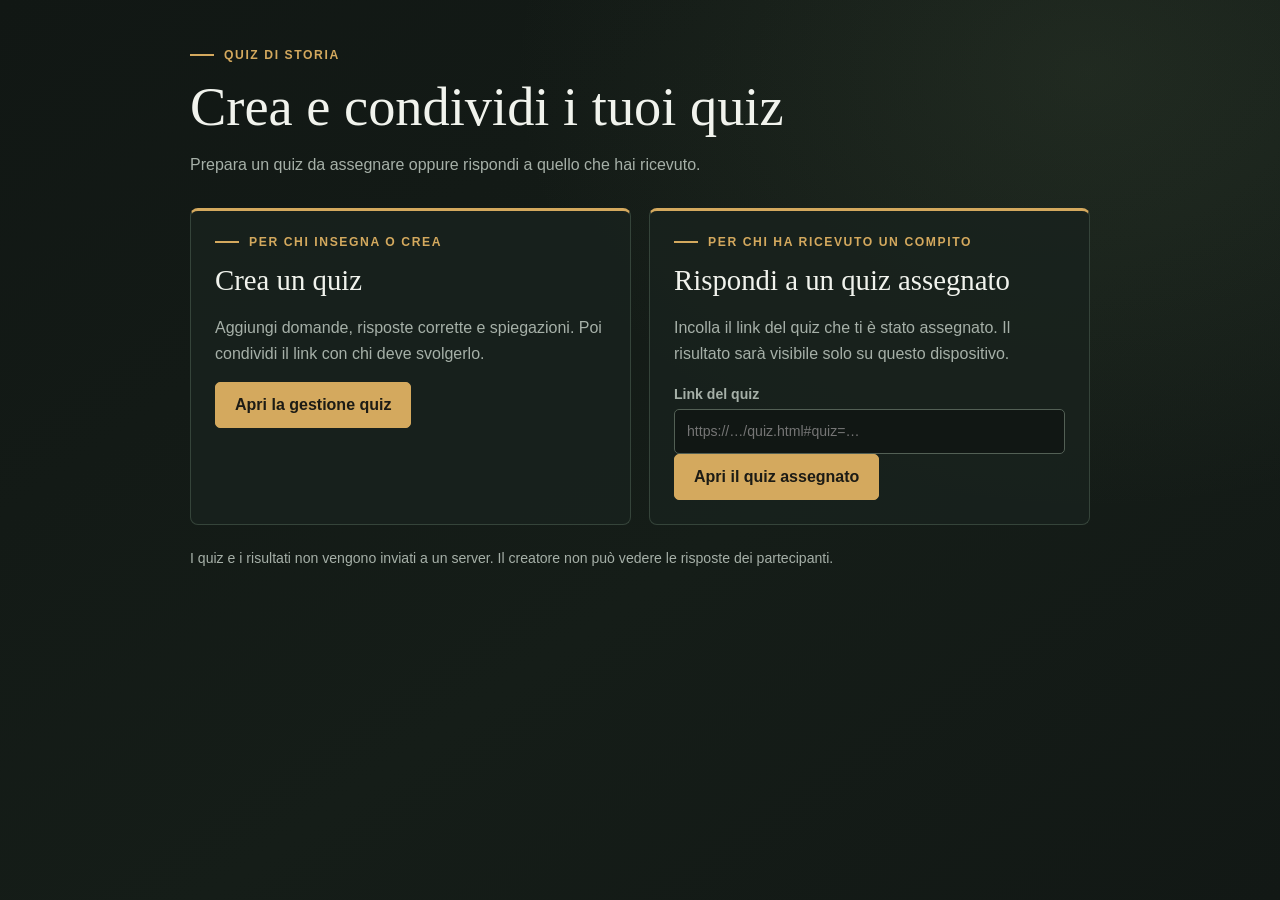
<file: index.html>
<!DOCTYPE html>
<html lang="it">
<head>
  <meta charset="UTF-8">
  <meta name="viewport" content="width=device-width, initial-scale=1.0">
  <meta name="theme-color" content="#111714">
  <title>Quiz di storia</title>
  <link rel="stylesheet" href="style.css?v=4">
</head>
<body>
  <main class="page home-page">
    <header>
      <p class="eyebrow">Quiz di storia</p>
      <h1>Crea e condividi i tuoi quiz</h1>
      <p class="intro">Prepara un quiz da assegnare oppure rispondi a quello che hai ricevuto.</p>
    </header>

    <div class="home-actions">
      <section class="home-card">
        <p class="eyebrow">Per chi insegna o crea</p>
        <h2>Crea un quiz</h2>
        <p>Aggiungi domande, risposte corrette e spiegazioni. Poi condividi il link con chi deve svolgerlo.</p>
        <a class="next-button home-button" href="gestione.html">Apri la gestione quiz</a>
      </section>

      <section class="home-card">
        <p class="eyebrow">Per chi ha ricevuto un compito</p>
        <h2>Rispondi a un quiz assegnato</h2>
        <p>Incolla il link del quiz che ti è stato assegnato. Il risultato sarà visibile solo su questo dispositivo.</p>
        <form id="assigned-quiz-form">
          <label class="form-field" for="assigned-quiz-url">
            Link del quiz
            <input id="assigned-quiz-url" name="quizUrl" type="url" autocomplete="url" required
              placeholder="https://…/quiz.html#quiz=…">
          </label>
          <p class="form-error" id="assigned-quiz-error" role="alert" hidden></p>
          <button class="next-button home-button" type="submit">Apri il quiz assegnato</button>
        </form>
      </section>
    </div>

    <p class="home-note">I quiz e i risultati non vengono inviati a un server. Il creatore non può vedere le risposte dei partecipanti.</p>
  </main>
  <script src="home.js?v=2" defer></script>
</body>
</html>
</file>
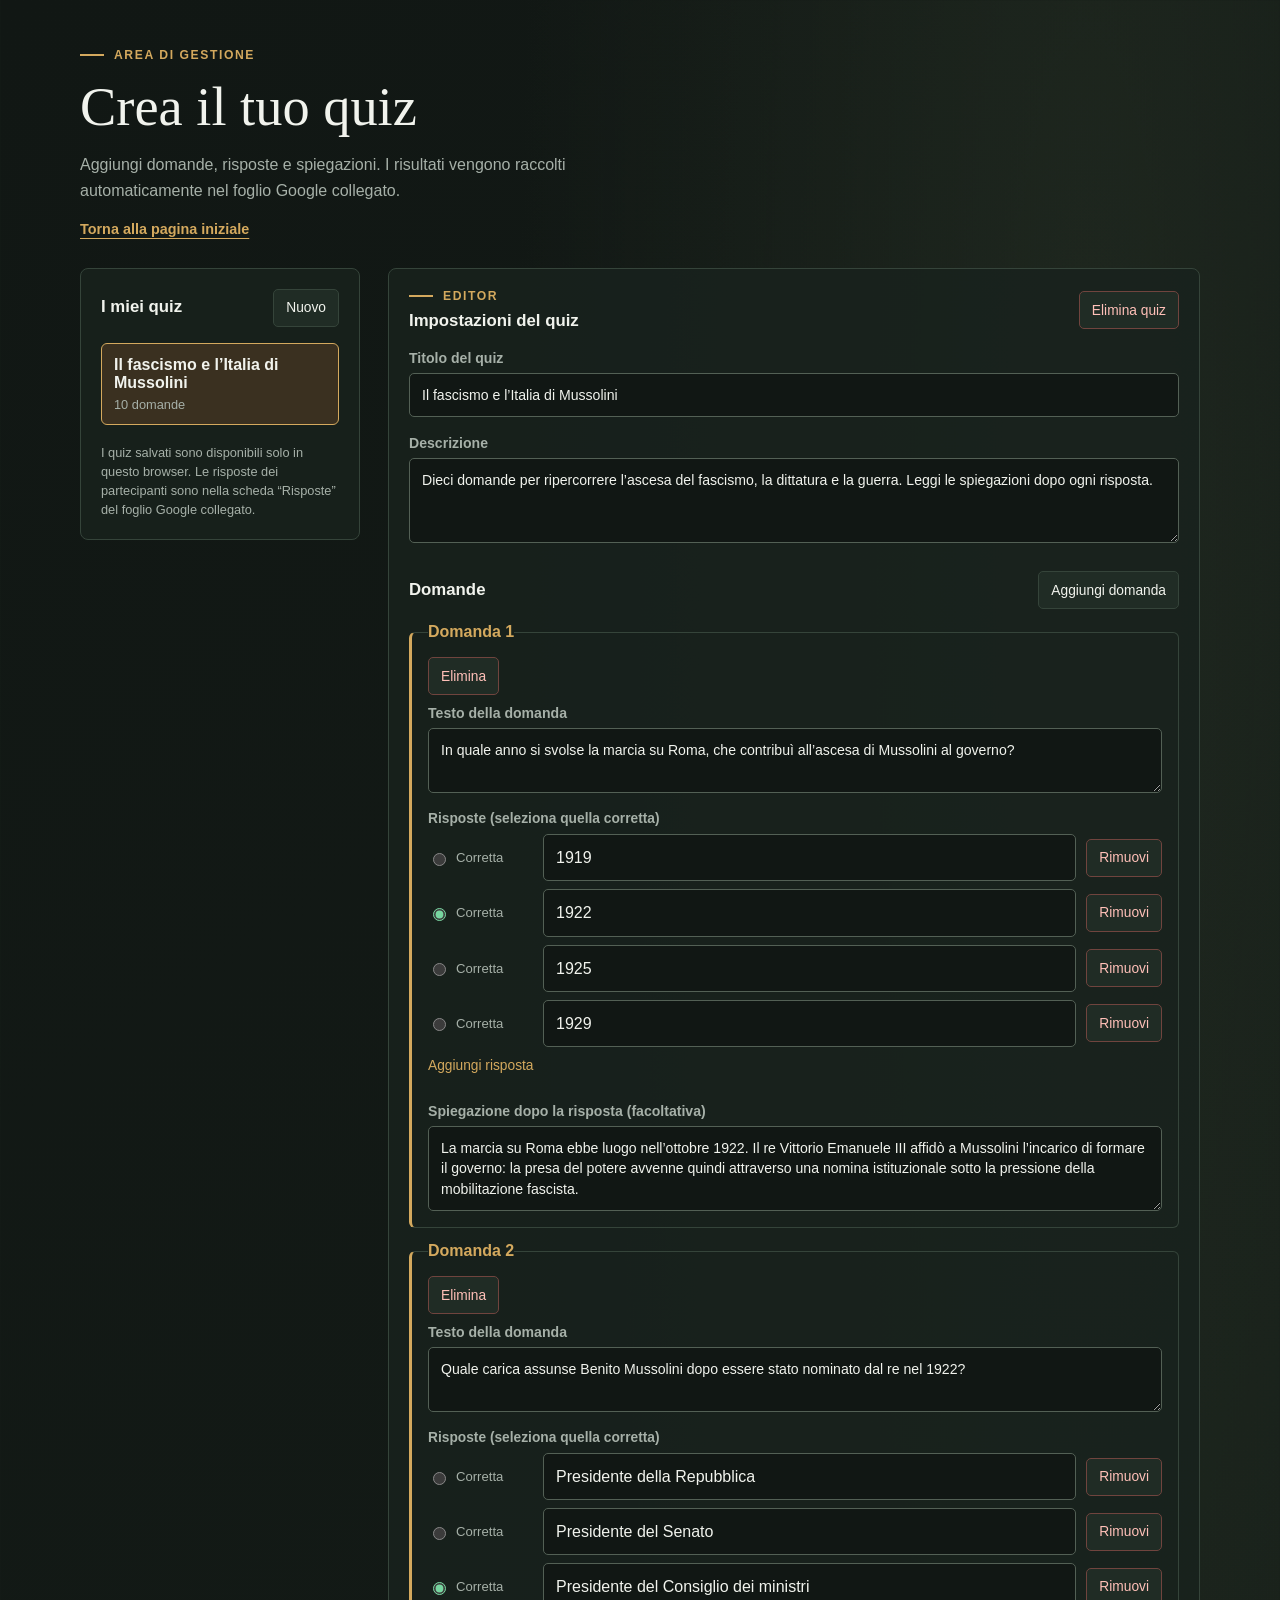
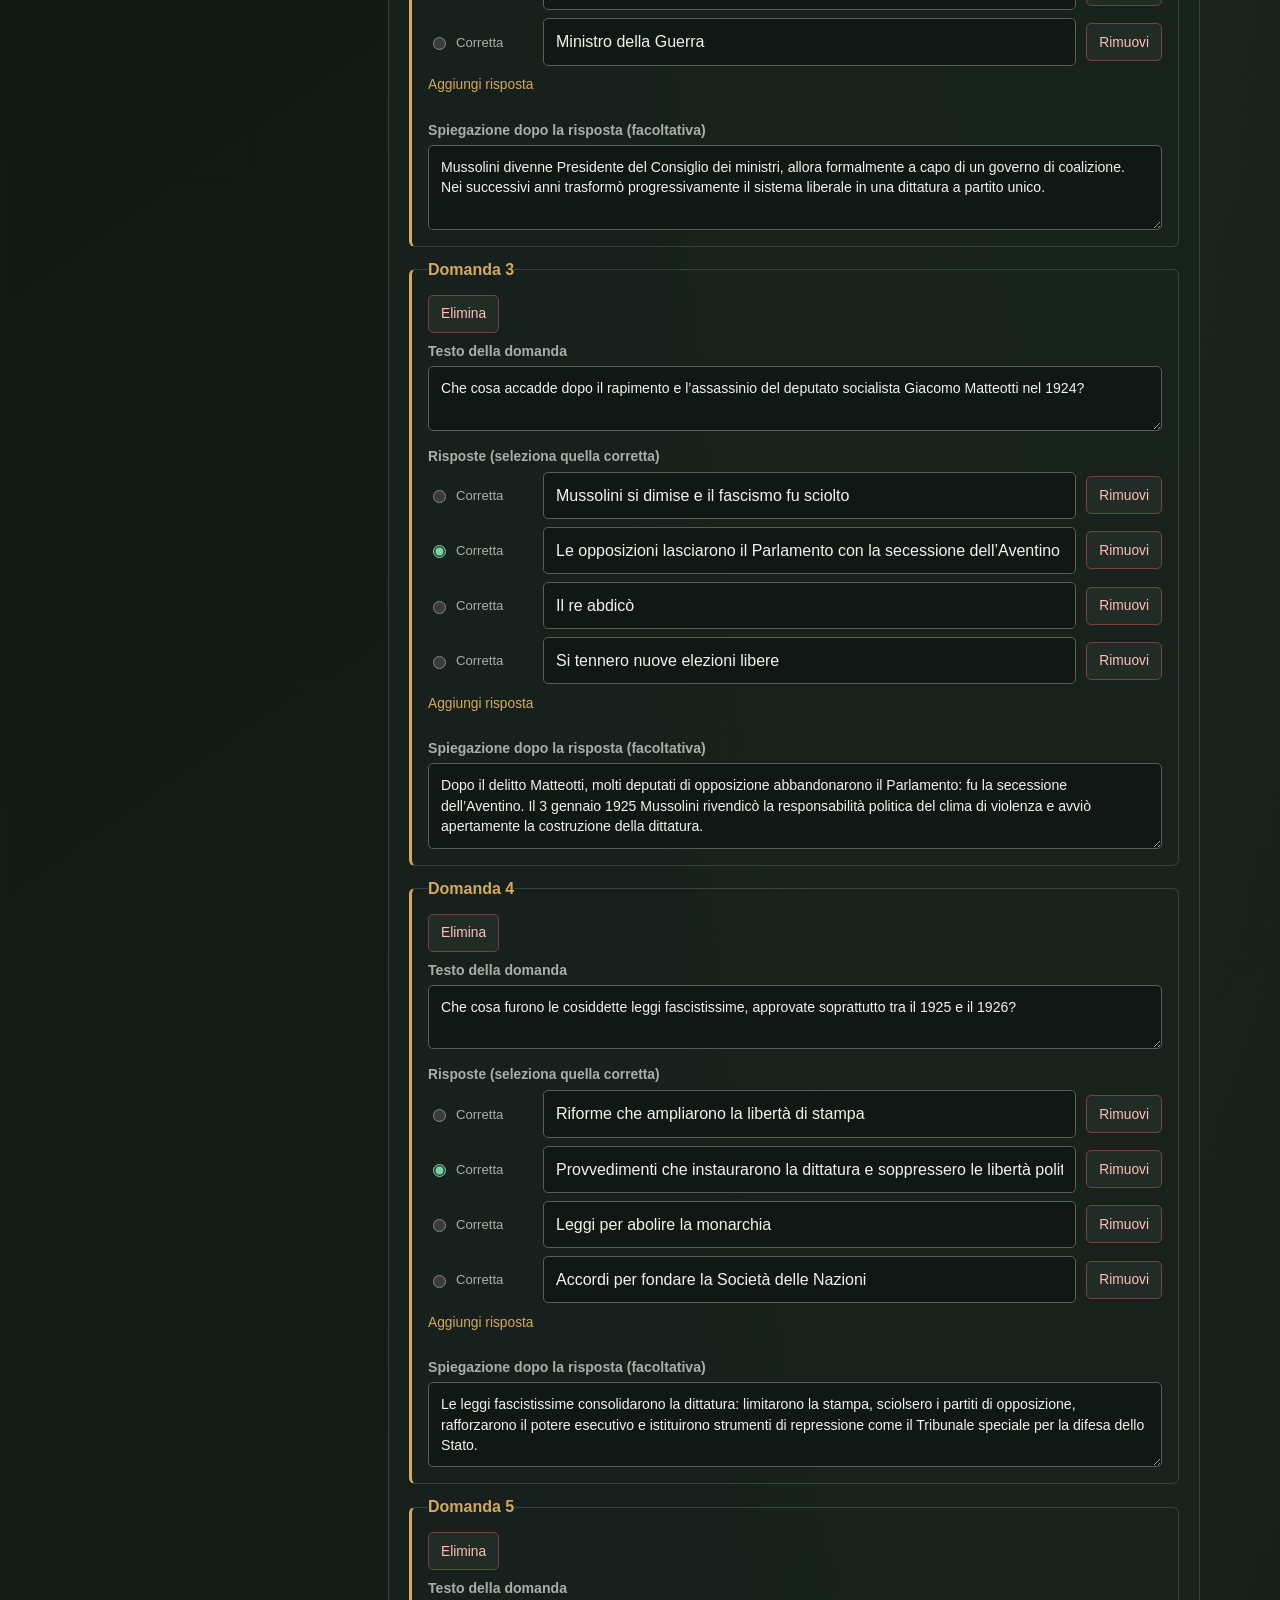
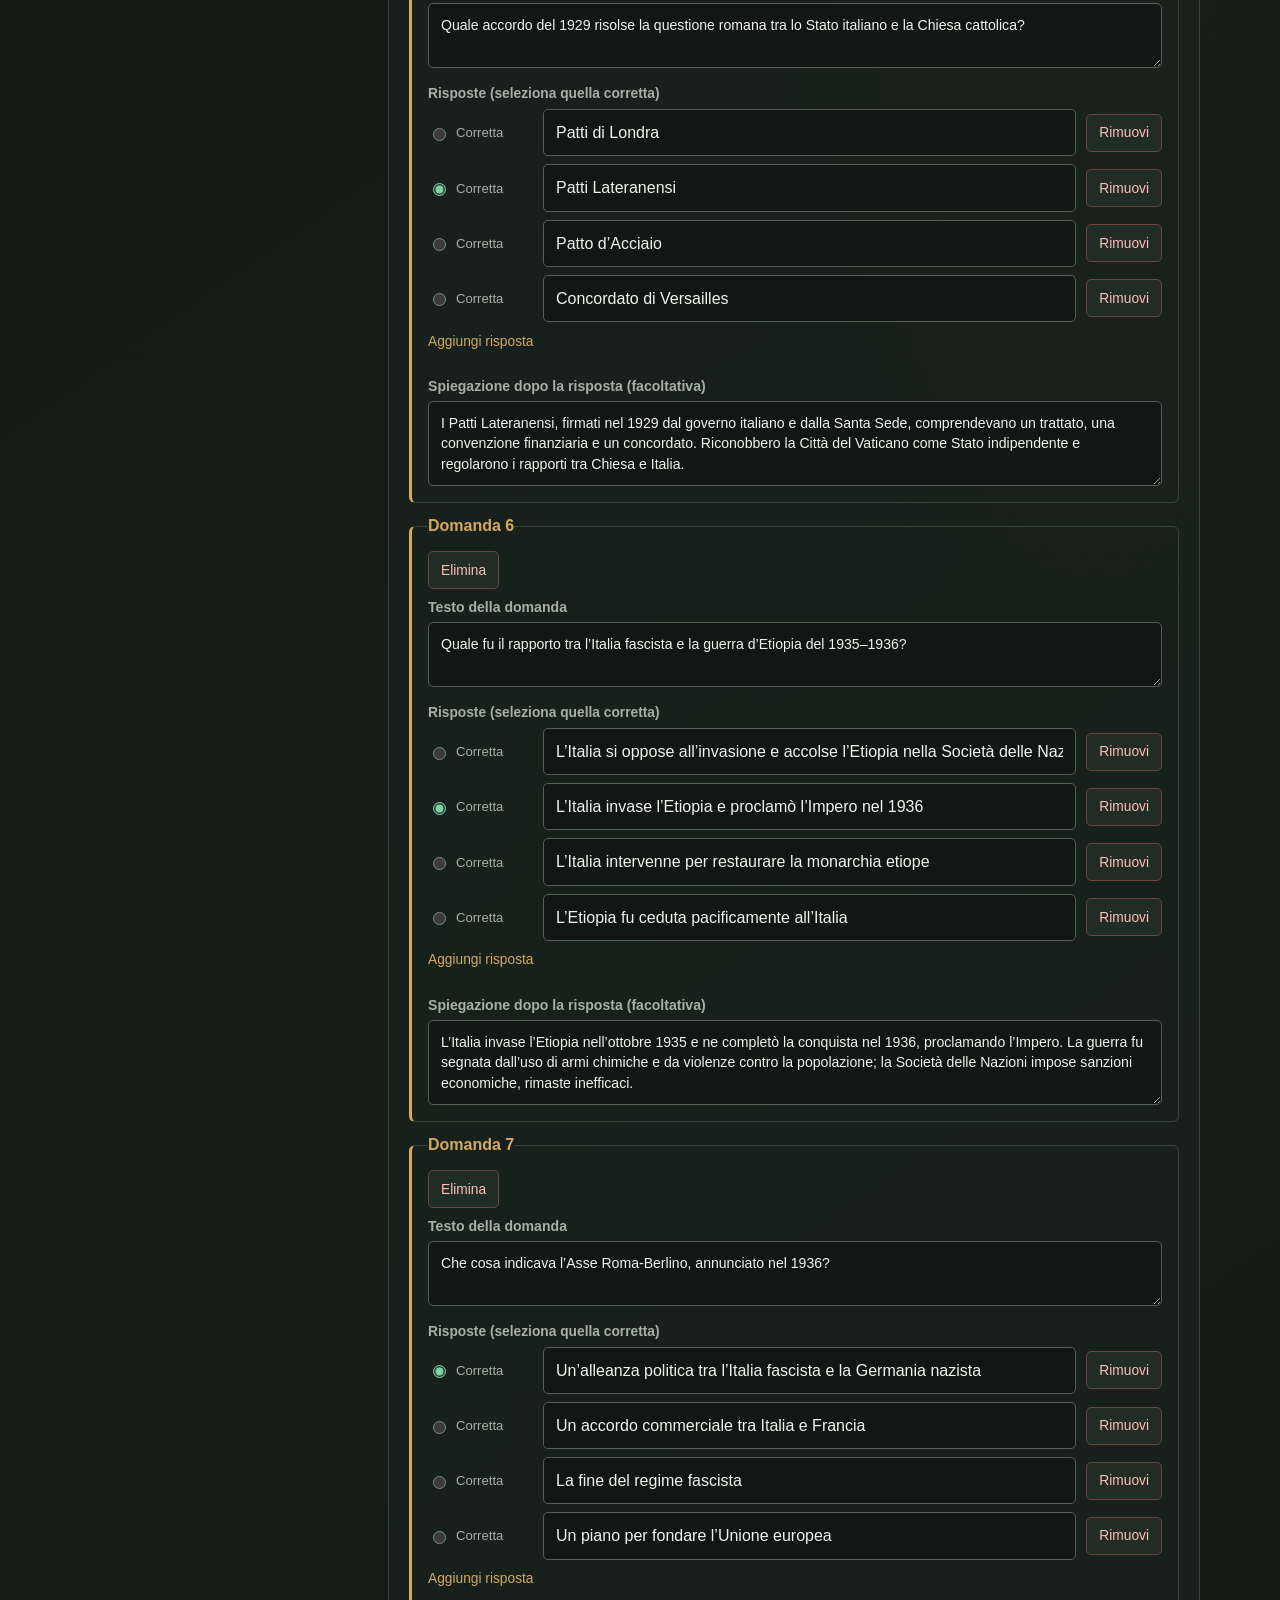
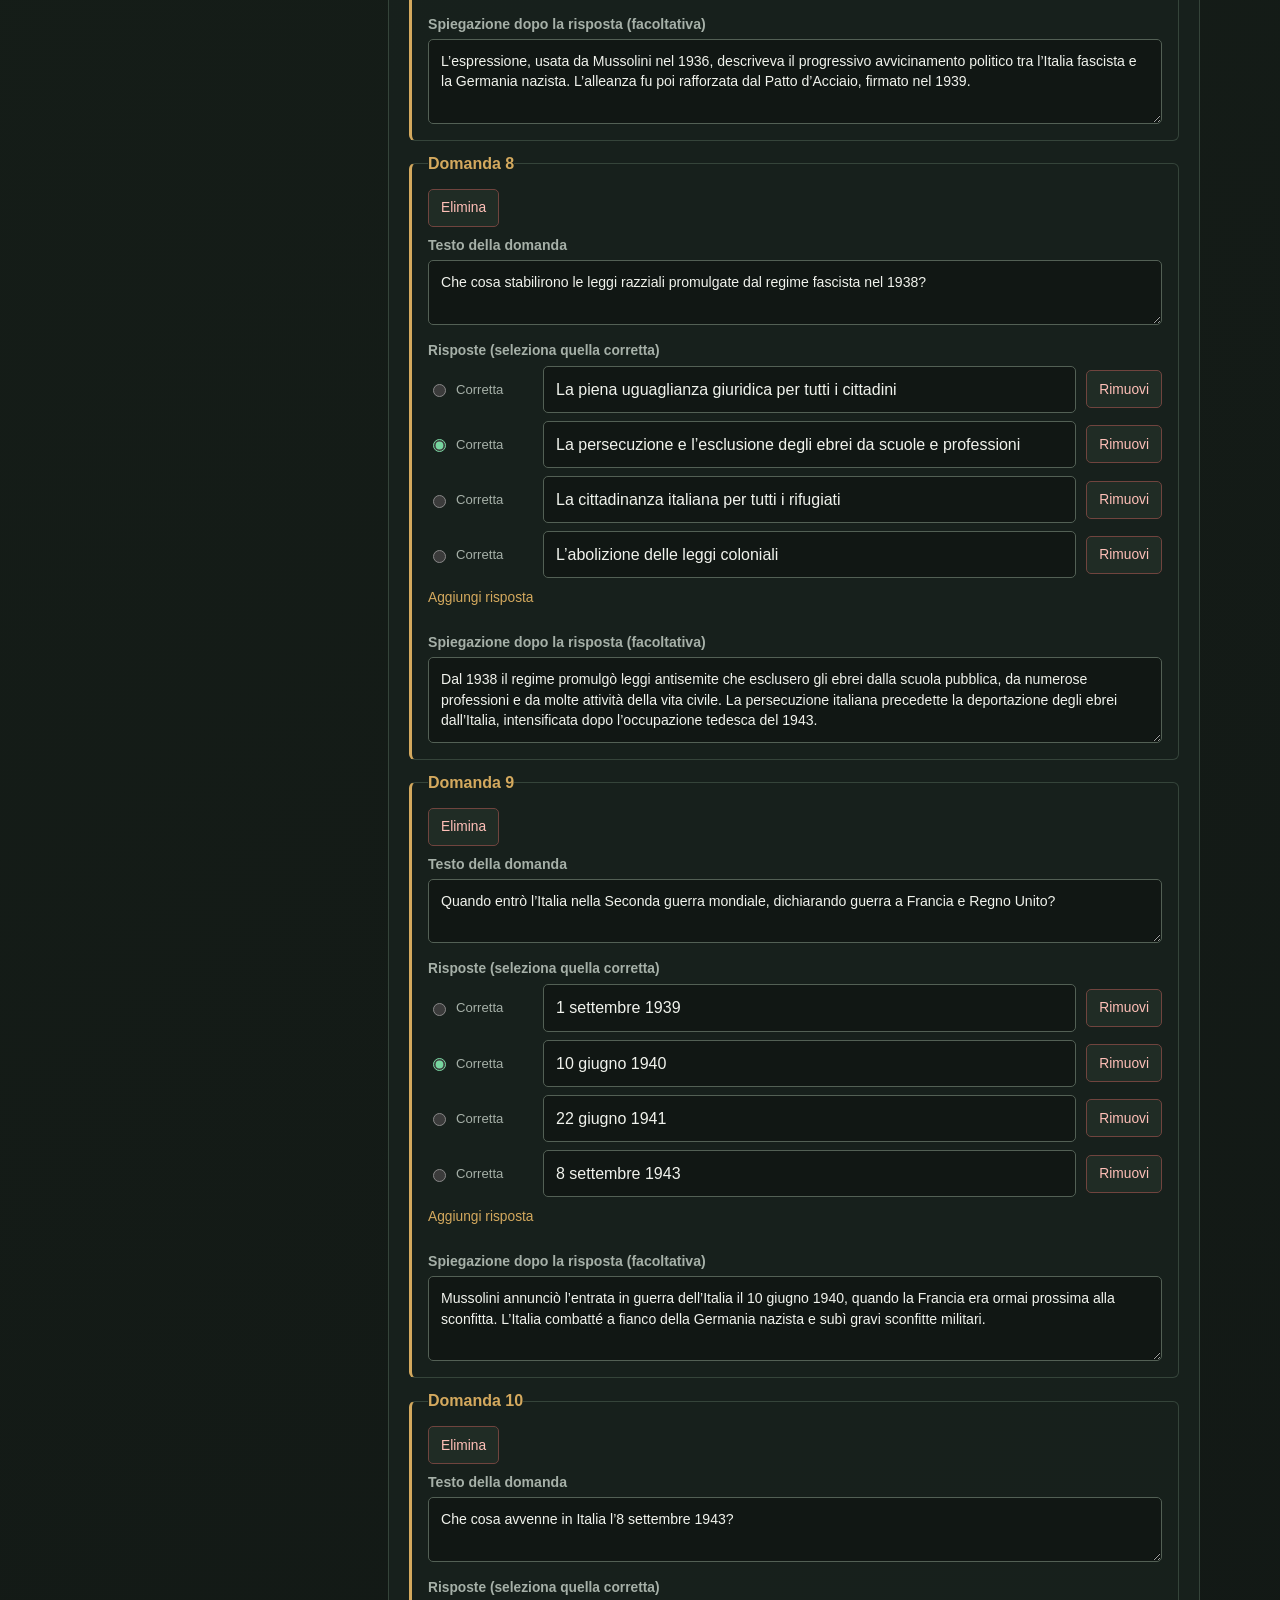
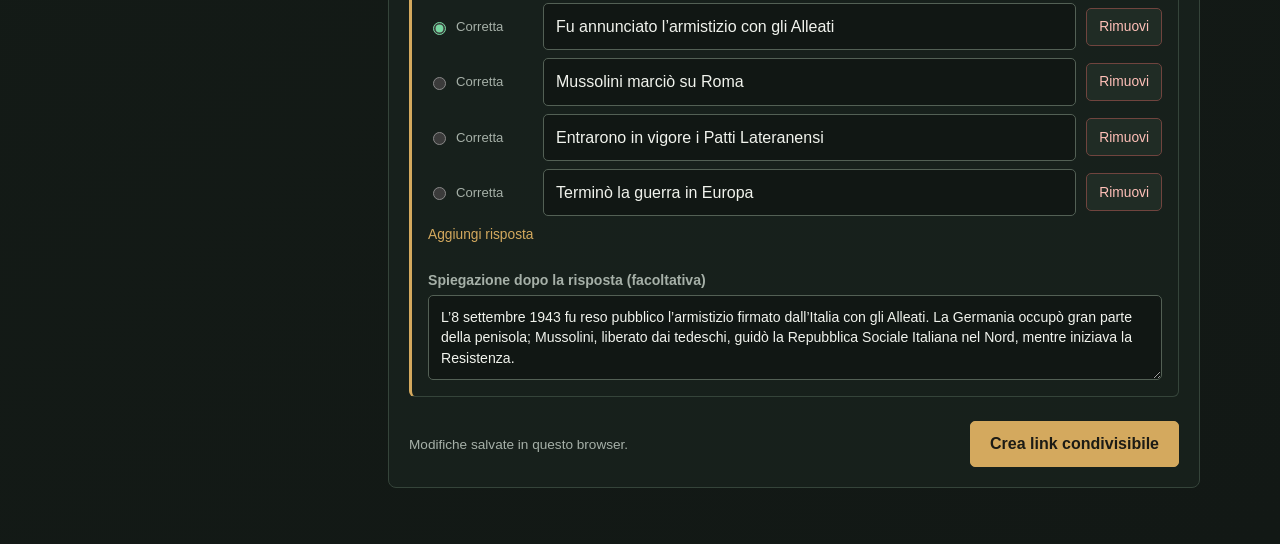
<file: gestione.html>
<!DOCTYPE html>
<html lang="it">
<head>
  <meta charset="UTF-8">
  <meta name="viewport" content="width=device-width, initial-scale=1.0">
  <meta name="theme-color" content="#111714">
  <title>Gestione quiz | Quiz di storia</title>
  <link rel="stylesheet" href="style.css?v=5">
</head>
<body>
  <main class="page manager-page">
    <header>
      <p class="eyebrow">Area di gestione</p>
      <h1>Crea il tuo quiz</h1>
      <p class="intro">Aggiungi domande, risposte e spiegazioni. I risultati vengono raccolti automaticamente nel foglio Google collegato.</p>
      <a class="admin-link" href="index.html">Torna alla pagina iniziale</a>
    </header>

    <div class="manager-layout">
      <aside class="quiz-library" aria-label="I miei quiz">
        <div class="library-heading">
          <h2>I miei quiz</h2>
          <button class="secondary-button" id="new-quiz" type="button">Nuovo</button>
        </div>
        <nav class="quiz-list" id="quiz-list" aria-label="Seleziona un quiz"></nav>
        <p class="storage-note">I quiz salvati sono disponibili solo in questo browser. Le risposte dei partecipanti sono nella scheda “Risposte” del foglio Google collegato.</p>
      </aside>

      <section class="manager-editor" aria-label="Editor del quiz">
        <div id="empty-state" class="empty-state" hidden>
          <p>Seleziona un quiz o creane uno nuovo.</p>
        </div>

        <div id="editor" hidden>
          <div class="editor-heading">
            <div>
              <p class="eyebrow">Editor</p>
              <h2>Impostazioni del quiz</h2>
            </div>
            <button class="delete-button" id="delete-quiz" type="button">Elimina quiz</button>
          </div>

          <label class="form-field">
            Titolo del quiz
            <input id="quiz-title-input" type="text" maxlength="120" autocomplete="off">
          </label>
          <label class="form-field">
            Descrizione
            <textarea id="quiz-intro-input" rows="3" maxlength="500"></textarea>
          </label>

          <div class="questions-heading">
            <h2>Domande</h2>
            <button class="secondary-button" id="add-question" type="button">Aggiungi domanda</button>
          </div>
          <div id="question-list" class="question-list"></div>

          <div class="share-actions">
            <p id="save-status" class="save-status" role="status" aria-live="polite"></p>
            <button class="next-button" id="share-quiz" type="button">Crea link condivisibile</button>
          </div>

          <section class="share-panel" id="share-panel" aria-labelledby="share-heading" hidden>
            <h2 id="share-heading">Link del quiz</h2>
            <p>Chi apre il link inserirà nome e cognome. Le sue risposte e il punteggio saranno registrati nel tuo foglio Google.</p>
            <label class="form-field">
              Link da condividere
              <input id="share-url" type="url" readonly>
            </label>
            <div class="share-buttons">
              <button class="secondary-button" id="copy-link" type="button">Copia link</button>
              <a class="secondary-button" id="open-preview" href="quiz.html" target="_blank" rel="noopener">Apri anteprima</a>
            </div>
          </section>
        </div>
      </section>
    </div>
  </main>

  <script src="apps-script-client.js?v=8" defer></script>
  <script src="script.js?v=4" defer></script>
  <script src="gestione.js?v=7" defer></script>
</body>
</html>
</file>
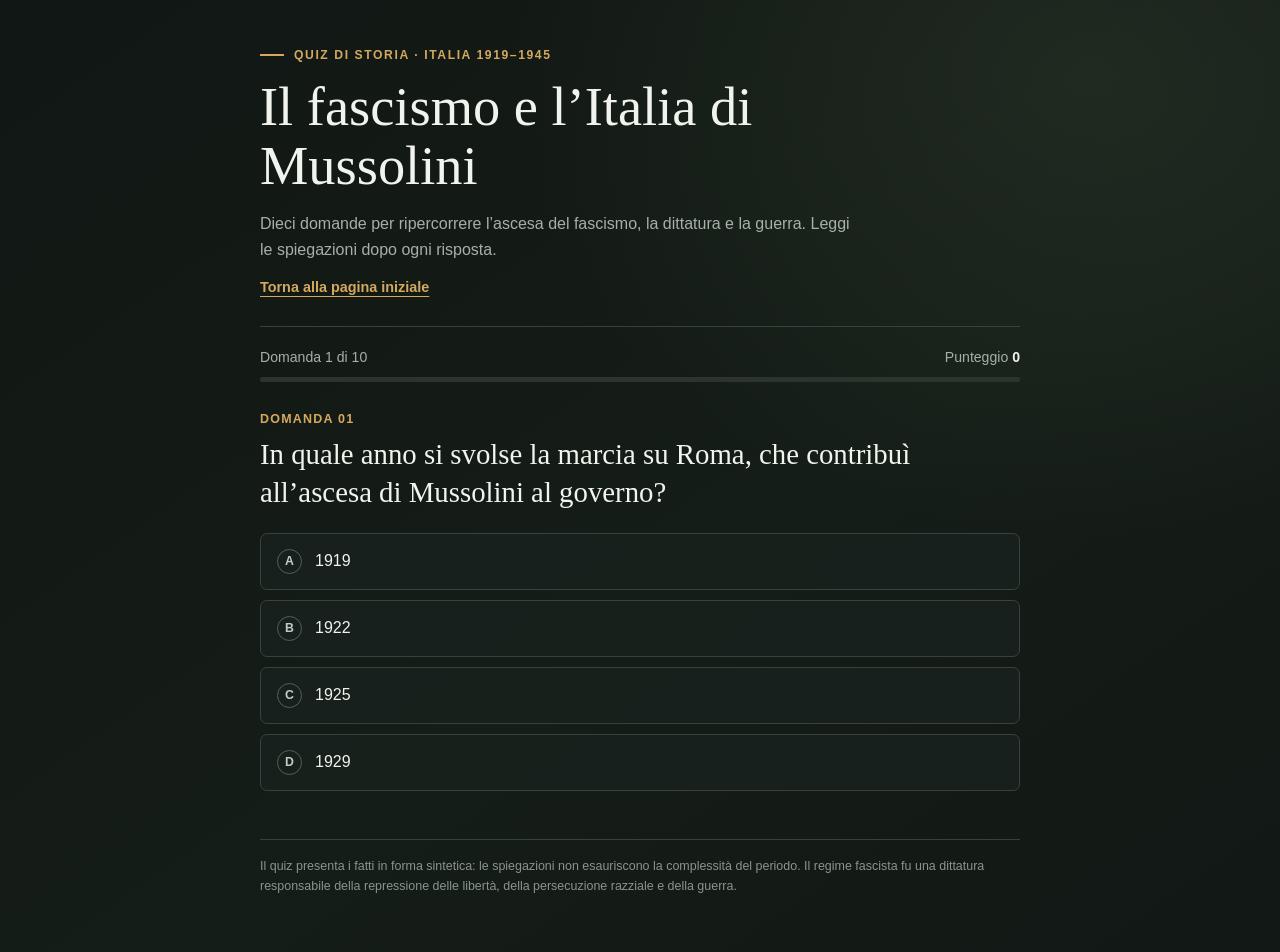
<file: quiz-fascismo.html>
<!DOCTYPE html>
<html lang="it">
<head>
  <meta charset="UTF-8">
  <meta http-equiv="refresh" content="0; url=quiz.html">
  <title>Quiz spostato</title>
  <script>
    window.location.replace(`quiz.html${window.location.hash}`);
  </script>
</head>
<body>
  <p>Il quiz è stato spostato. <a id="quiz-link" href="quiz.html">Apri il quiz</a>.</p>
  <script>
    document.getElementById("quiz-link").href += window.location.hash;
  </script>
</body>
</html>
</file>
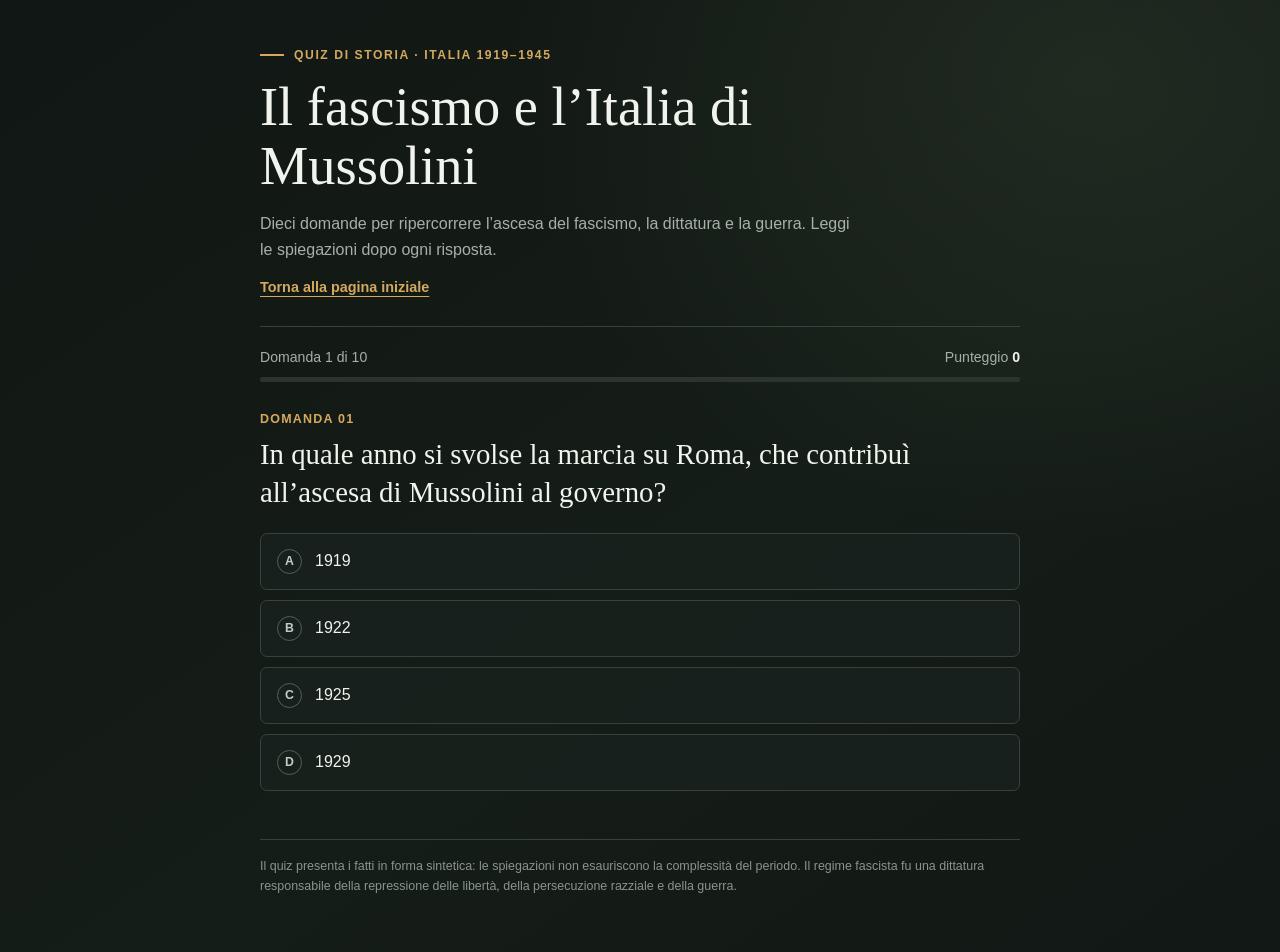
<file: quiz.html>
<!DOCTYPE html>
<html lang="it">
<head>
  <meta charset="UTF-8">
  <meta name="viewport" content="width=device-width, initial-scale=1.0">
  <meta name="theme-color" content="#111714">
  <title>Il fascismo in Italia | Quiz di storia</title>
   <link rel="stylesheet" href="style.css?v=5">
</head>
<body>
  <main class="page">
    <header>
      <p class="eyebrow" id="quiz-eyebrow">Quiz di storia · Italia 1919–1945</p>
      <h1 id="quiz-title">Il fascismo e l’Italia di Mussolini</h1>
      <p class="intro" id="quiz-intro">Dieci domande per ripercorrere l’ascesa del fascismo, la dittatura e la guerra. Leggi le spiegazioni dopo ogni risposta.</p>
      <a class="admin-link" href="index.html">Torna alla pagina iniziale</a>
    </header>

    <section class="participant-card" id="participant-card" hidden>
      <h2>Prima di iniziare</h2>
      <p>Inserisci nome e cognome. Le risposte e il punteggio saranno inviati al foglio del creatore del quiz.</p>
      <form id="participant-form">
        <label class="form-field">
          Nome
          <input id="participant-first-name" name="firstName" type="text" maxlength="80" autocomplete="given-name" required>
        </label>
        <label class="form-field">
          Cognome
          <input id="participant-last-name" name="lastName" type="text" maxlength="80" autocomplete="family-name" required>
        </label>
        <label class="consent-choice">
          <input id="participant-consent" type="checkbox" required>
          <span>Ho letto l’informativa e acconsento all’invio di nome, cognome e risposte per la correzione.</span>
        </label>
        <button class="next-button" type="submit">Inizia il quiz</button>
      </form>
    </section>

    <section class="quiz" id="quiz" aria-labelledby="question" hidden>
      <div class="status-row" aria-live="polite">
        <span id="progress-label">Domanda 1 di 10</span>
        <span>Punteggio <strong id="score">0</strong></span>
      </div>
      <div
        class="progress-track"
        role="progressbar"
        aria-label="Avanzamento del quiz"
        aria-valuemin="0"
        aria-valuemax="10"
        aria-valuenow="0"
        id="progress-bar"
      >
        <div class="progress-fill" id="progress-fill"></div>
      </div>

      <div class="question-area" id="question-area">
        <p class="question-number" id="question-number">Domanda 01</p>
        <h2 id="question" tabindex="-1"></h2>
        <div class="answers" id="answers"></div>
        <div class="explanation" id="explanation" role="status" hidden></div>
        <div class="actions">
          <button class="next-button" id="next-button" type="button" hidden>Prossima domanda <span aria-hidden="true">→</span></button>
        </div>
      </div>
    </section>

    <section class="result" id="result" aria-live="polite" hidden>
      <div class="result-mark" aria-hidden="true">✦</div>
      <p class="eyebrow" style="justify-content:center">Quiz completato</p>
      <h2>Il tuo risultato</h2>
      <p class="result-score" id="final-score"></p>
      <p class="result-copy" id="result-copy"></p>
      <p class="submission-status" id="submission-status" role="status" aria-live="polite" hidden></p>
      <button class="restart-button" id="restart-button" type="button"><span aria-hidden="true">↻</span> Ricomincia</button>
    </section>

    <footer id="quiz-footer">
      Il quiz presenta i fatti in forma sintetica: le spiegazioni non esauriscono la complessità del periodo. Il regime fascista fu una dittatura responsabile della repressione delle libertà, della persecuzione razziale e della guerra.
    </footer>
  </main>

  <script src="apps-script-client.js?v=6" defer></script>
  <script src="script.js?v=5" defer></script>
</body>
</html>
</file>
<file: style.css>
:root {
      color-scheme: dark;
      --bg: #111714;
      --surface: #19221d;
      --surface-raised: #202c25;
      --text: #f1f3ed;
      --muted: #a6b0a8;
      --line: #35443a;
      --accent: #d4a95e;
      --accent-soft: #3a3020;
      --correct: #77d6a0;
      --correct-bg: #173a2a;
      --wrong: #f18f87;
      --wrong-bg: #412624;
      --focus: #f3cc7f;
      font-family: "Segoe UI", "Trebuchet MS", sans-serif;
      background: var(--bg);
      color: var(--text);
    }

    * { box-sizing: border-box; }

    body {
      margin: 0;
      min-height: 100vh;
      background:
        radial-gradient(ellipse at 85% 8%, rgba(108, 130, 91, .14), transparent 36rem),
        linear-gradient(145deg, #111714, #151d18 58%, #121815);
    }

    .page {
      width: min(100% - 32px, 760px);
      margin: 0 auto;
      padding: 48px 0 56px;
    }

    header { margin-bottom: 30px; }

    .eyebrow {
      display: flex;
      align-items: center;
      gap: 10px;
      margin: 0 0 16px;
      color: var(--accent);
      font-size: .76rem;
      font-weight: 700;
      letter-spacing: .13em;
      text-transform: uppercase;
    }

    .eyebrow::before {
      width: 24px;
      height: 2px;
      background: var(--accent);
      content: "";
    }

    h1 {
      max-width: 640px;
      margin: 0;
      font-family: Georgia, "Times New Roman", serif;
      font-size: clamp(2rem, 7vw, 3.4rem);
      font-weight: 500;
      line-height: 1.08;
    }

    .intro {
      max-width: 600px;
      margin: 15px 0 0;
      color: var(--muted);
      font-size: 1rem;
      line-height: 1.65;
    }

    .quiz {
      border-top: 1px solid var(--line);
      padding-top: 22px;
    }

    .status-row {
      display: flex;
      justify-content: space-between;
      gap: 16px;
      margin-bottom: 12px;
      color: var(--muted);
      font-size: .88rem;
    }

    .status-row strong { color: var(--text); font-weight: 650; }

    .progress-track {
      height: 5px;
      overflow: hidden;
      border-radius: 99px;
      background: #2b352e;
    }

    .progress-fill {
      width: 0;
      height: 100%;
      border-radius: inherit;
      background: var(--accent);
      transition: width 260ms ease;
    }

    .question-area { padding-top: 30px; }

    .question-number {
      margin: 0 0 9px;
      color: var(--accent);
      font-size: .78rem;
      font-weight: 700;
      letter-spacing: .1em;
      text-transform: uppercase;
    }

    h2 {
      margin: 0 0 22px;
      font-family: Georgia, "Times New Roman", serif;
      font-size: clamp(1.35rem, 4vw, 1.8rem);
      font-weight: 500;
      line-height: 1.32;
    }

    .answers { display: grid; gap: 10px; }

    .answer {
      display: flex;
      align-items: flex-start;
      gap: 13px;
      width: 100%;
      min-height: 56px;
      padding: 15px 16px;
      border: 1px solid var(--line);
      border-radius: 7px;
      background: rgba(25, 34, 29, .84);
      color: var(--text);
      cursor: pointer;
      font: inherit;
      line-height: 1.45;
      text-align: left;
      transition: border-color 150ms ease, background 150ms ease, transform 150ms ease;
    }

    .answer:not(:disabled):hover {
      transform: translateY(-1px);
      border-color: #778577;
      background: var(--surface-raised);
    }

    .answer:focus-visible, .next-button:focus-visible, .restart-button:focus-visible {
      outline: 3px solid var(--focus);
      outline-offset: 3px;
    }

    .answer:disabled { cursor: default; }

    .answer-letter {
      display: grid;
      flex: 0 0 25px;
      width: 25px;
      height: 25px;
      place-items: center;
      border: 1px solid #536055;
      border-radius: 50%;
      color: #c3ccc4;
      font-size: .77rem;
      font-weight: 700;
    }

    .answer.correct {
      border-color: #3d7958;
      background: var(--correct-bg);
      color: #e1f6e8;
    }

    .answer.correct .answer-letter {
      border-color: var(--correct);
      color: var(--correct);
    }

    .answer.incorrect {
      border-color: #884a44;
      background: var(--wrong-bg);
      color: #ffe9e6;
    }

    .answer.incorrect .answer-letter {
      border-color: var(--wrong);
      color: var(--wrong);
    }

    .explanation {
      margin-top: 18px;
      padding: 16px 18px;
      border-left: 3px solid var(--accent);
      background: var(--accent-soft);
      color: #e9e2d3;
      font-size: .94rem;
      line-height: 1.6;
    }

    .explanation[hidden] { display: none; }
    .explanation strong { color: #f4d99f; }

    .actions {
      display: flex;
      justify-content: flex-end;
      margin-top: 18px;
    }

    .next-button, .restart-button {
      min-height: 46px;
      padding: 0 19px;
      border: 1px solid var(--accent);
      border-radius: 5px;
      background: var(--accent);
      color: #1c1b15;
      cursor: pointer;
      font: inherit;
      font-weight: 700;
    }

    .next-button:hover, .restart-button:hover { background: #e3bd7c; }
    .next-button[hidden] { display: none; }

    .result {
      padding: 30px 0 4px;
      border-top: 1px solid var(--line);
      text-align: center;
    }

    .result[hidden] { display: none; }

    .result-mark {
      display: grid;
      width: 64px;
      height: 64px;
      margin: 0 auto 18px;
      place-items: center;
      border: 1px solid var(--accent);
      border-radius: 50%;
      color: var(--accent);
      font-family: Georgia, "Times New Roman", serif;
      font-size: 1.6rem;
    }

    .result h2 { margin-bottom: 10px; }

    .result-score {
      margin: 0 0 8px;
      color: var(--accent);
      font-size: 1.2rem;
      font-weight: 700;
    }

    .result-copy {
      max-width: 520px;
      margin: 0 auto 22px;
      color: var(--muted);
      line-height: 1.6;
    }

    .restart-button { display: inline-flex; align-items: center; gap: 9px; }

    .admin-link {
      display: inline-block;
      margin-top: 16px;
      color: var(--accent);
      font-size: .9rem;
      font-weight: 650;
      text-underline-offset: 4px;
    }

    .manager-page { width: min(100% - 32px, 1120px); }

    .home-page { width: min(100% - 32px, 900px); }

    .home-actions {
      display: grid;
      grid-template-columns: repeat(2, minmax(0, 1fr));
      gap: 18px;
      margin-top: 30px;
    }

    .home-card {
      min-width: 0;
      padding: 24px;
      border: 1px solid var(--line);
      border-top: 3px solid var(--accent);
      border-radius: 8px;
      background: rgba(25, 34, 29, .84);
    }

    .home-card .eyebrow { margin-bottom: 12px; }
    .home-card h2 { margin-bottom: 10px; }
    .home-card > p:not(.eyebrow) { min-height: 3.2em; color: var(--muted); line-height: 1.6; }
    .home-card form { margin-top: 20px; }

    .home-button {
      display: inline-flex;
      min-height: 46px;
      align-items: center;
      justify-content: center;
      text-decoration: none;
    }

    .form-error { color: var(--wrong); font-size: .9rem; }
    .form-error[hidden] { display: none; }
    .home-note { margin-top: 22px; color: var(--muted); font-size: .88rem; line-height: 1.6; }

    .participant-card {
      margin: 24px 0;
      padding: 20px;
      border: 1px solid var(--line);
      border-top: 3px solid var(--accent);
      border-radius: 8px;
      background: rgba(25, 34, 29, .84);
    }

    .participant-card h2 {
      margin: 0 0 10px;
      font-family: inherit;
      font-size: 1.1rem;
      font-weight: 700;
    }

    .participant-card > p {
      color: var(--muted);
      font-size: .9rem;
      line-height: 1.55;
    }

    .participant-card form { display: grid; gap: 12px; }
    .participant-card .form-field { margin-top: 0; }

    .consent-choice {
      display: flex;
      align-items: flex-start;
      gap: 10px;
      color: var(--muted);
      font-size: .85rem;
      line-height: 1.5;
    }

    .consent-choice input { flex: 0 0 auto; margin-top: 3px; accent-color: var(--accent); }
    .submission-status { color: var(--muted); font-size: .9rem; line-height: 1.5; }

    .manager-layout {
      display: grid;
      grid-template-columns: minmax(220px, 280px) minmax(0, 1fr);
      align-items: start;
      gap: 28px;
    }

    .quiz-library, .manager-editor {
      min-width: 0;
      padding: 20px;
      border: 1px solid var(--line);
      border-radius: 8px;
      background: rgba(25, 34, 29, .84);
    }

    .library-heading, .editor-heading, .questions-heading, .question-card-heading,
    .share-actions, .share-buttons {
      display: flex;
      align-items: center;
      justify-content: space-between;
      gap: 12px;
    }

    .library-heading h2, .editor-heading h2, .questions-heading h2,
    .share-panel h2 {
      margin: 0;
      font-family: inherit;
      font-size: 1.05rem;
      font-weight: 700;
    }

    .quiz-list { display: grid; gap: 8px; margin-top: 16px; }

    .quiz-list-item {
      display: grid;
      gap: 5px;
      width: 100%;
      padding: 12px;
      border: 1px solid var(--line);
      border-radius: 6px;
      background: transparent;
      color: var(--text);
      cursor: pointer;
      font: inherit;
      text-align: left;
    }

    .quiz-list-item:hover, .quiz-list-item.selected {
      border-color: var(--accent);
      background: var(--accent-soft);
    }

    .quiz-list-name { overflow-wrap: anywhere; font-weight: 650; }
    .quiz-list-count, .storage-note { color: var(--muted); font-size: .8rem; }
    .storage-note { margin: 18px 0 0; line-height: 1.5; }

    .secondary-button, .delete-button, .text-button {
      display: inline-flex;
      min-height: 38px;
      align-items: center;
      justify-content: center;
      padding: 7px 12px;
      border: 1px solid var(--line);
      border-radius: 5px;
      background: var(--surface-raised);
      color: var(--text);
      cursor: pointer;
      font: inherit;
      font-size: .86rem;
      text-decoration: none;
    }

    .secondary-button:hover { border-color: var(--accent); }
    .delete-button { border-color: #70443e; color: #ffc0b8; }
    .delete-button:hover { background: var(--wrong-bg); }
    .text-button { padding-inline: 0; border: 0; background: transparent; color: var(--accent); }
    .secondary-button:disabled, .delete-button:disabled, .text-button:disabled { opacity: .5; cursor: not-allowed; }

    .manager-editor > #editor > .form-field { margin-top: 18px; }

    .form-field {
      display: grid;
      gap: 7px;
      margin-top: 14px;
      color: var(--muted);
      font-size: .88rem;
      font-weight: 600;
    }

    .form-field input, .form-field textarea, .answer-editor > input {
      width: 100%;
      min-width: 0;
      padding: 11px 12px;
      border: 1px solid #536055;
      border-radius: 5px;
      background: #111714;
      color: var(--text);
      font: inherit;
      font-weight: 400;
      line-height: 1.45;
    }

    .form-field textarea { resize: vertical; }
    .form-field input:focus-visible, .form-field textarea:focus-visible,
    .answer-editor input:focus-visible, .manager-page button:focus-visible,
    .quiz-list-item:focus-visible, .share-buttons a:focus-visible {
      outline: 3px solid var(--focus);
      outline-offset: 2px;
    }

    .editor-heading { margin-bottom: 12px; }
    .editor-heading .eyebrow { margin-bottom: 7px; }
    .questions-heading { margin: 28px 0 14px; }
    .question-list { display: grid; gap: 14px; }

    .question-card {
      min-width: 0;
      margin: 0;
      padding: 16px;
      border: 1px solid var(--line);
      border-left: 3px solid var(--accent);
      border-radius: 6px;
    }

    .question-card-heading { margin-bottom: 6px; }
    .question-card legend { padding: 0; color: var(--accent); font-weight: 700; }
    .question-card .form-field { margin-top: 10px; }
    .answers-heading { margin: 18px 0 8px; color: var(--muted); font-size: .86rem; font-weight: 600; }

    .answer-editor {
      display: grid;
      grid-template-columns: 105px minmax(0, 1fr) auto;
      align-items: center;
      gap: 10px;
      margin-top: 8px;
    }

    .correct-choice { display: flex; align-items: center; gap: 7px; color: var(--muted); font-size: .82rem; }
    .correct-choice input { accent-color: var(--correct); }
    .question-card > .form-field:last-child { margin-top: 18px; }
    .share-actions { margin-top: 24px; flex-wrap: wrap; }
    .save-status { margin: 0; color: var(--muted); font-size: .85rem; }

    .share-panel {
      margin-top: 22px;
      padding: 16px;
      border: 1px solid var(--line);
      border-radius: 6px;
      background: var(--surface);
    }

    .share-panel > p { color: var(--muted); font-size: .88rem; line-height: 1.5; }
    .share-panel .form-field { margin-bottom: 12px; }
    .share-url { overflow-wrap: anywhere; }
    .share-buttons { justify-content: flex-start; flex-wrap: wrap; }
    .empty-state { color: var(--muted); }
    [hidden] { display: none !important; }

    footer {
      margin-top: 30px;
      padding-top: 17px;
      border-top: 1px solid var(--line);
      color: #89958b;
      font-size: .78rem;
      line-height: 1.55;
    }

    @media (max-width: 520px) {
      .page { width: min(100% - 24px, 760px); padding-top: 32px; }
      header { margin-bottom: 24px; }
      .answer { padding: 13px 12px; }
      .question-area { padding-top: 24px; }
    }

    @media (max-width: 760px) {
      .manager-page { width: min(100% - 24px, 600px); padding-top: 32px; }
      .manager-layout { grid-template-columns: 1fr; gap: 16px; }
      .quiz-library, .manager-editor { padding: 16px; }
      .answer-editor { grid-template-columns: 1fr auto; }
      .correct-choice { grid-column: 1 / -1; }
      .home-page { width: min(100% - 24px, 600px); padding-top: 32px; }
      .home-actions { grid-template-columns: 1fr; gap: 14px; margin-top: 24px; }
      .home-card { padding: 18px; }
      .home-card > p:not(.eyebrow) { min-height: 0; }
      .participant-card { padding: 16px; }
    }

    @media (prefers-reduced-motion: reduce) {
      *, *::before, *::after { scroll-behavior: auto !important; transition-duration: .01ms !important; }
    }
</file>
